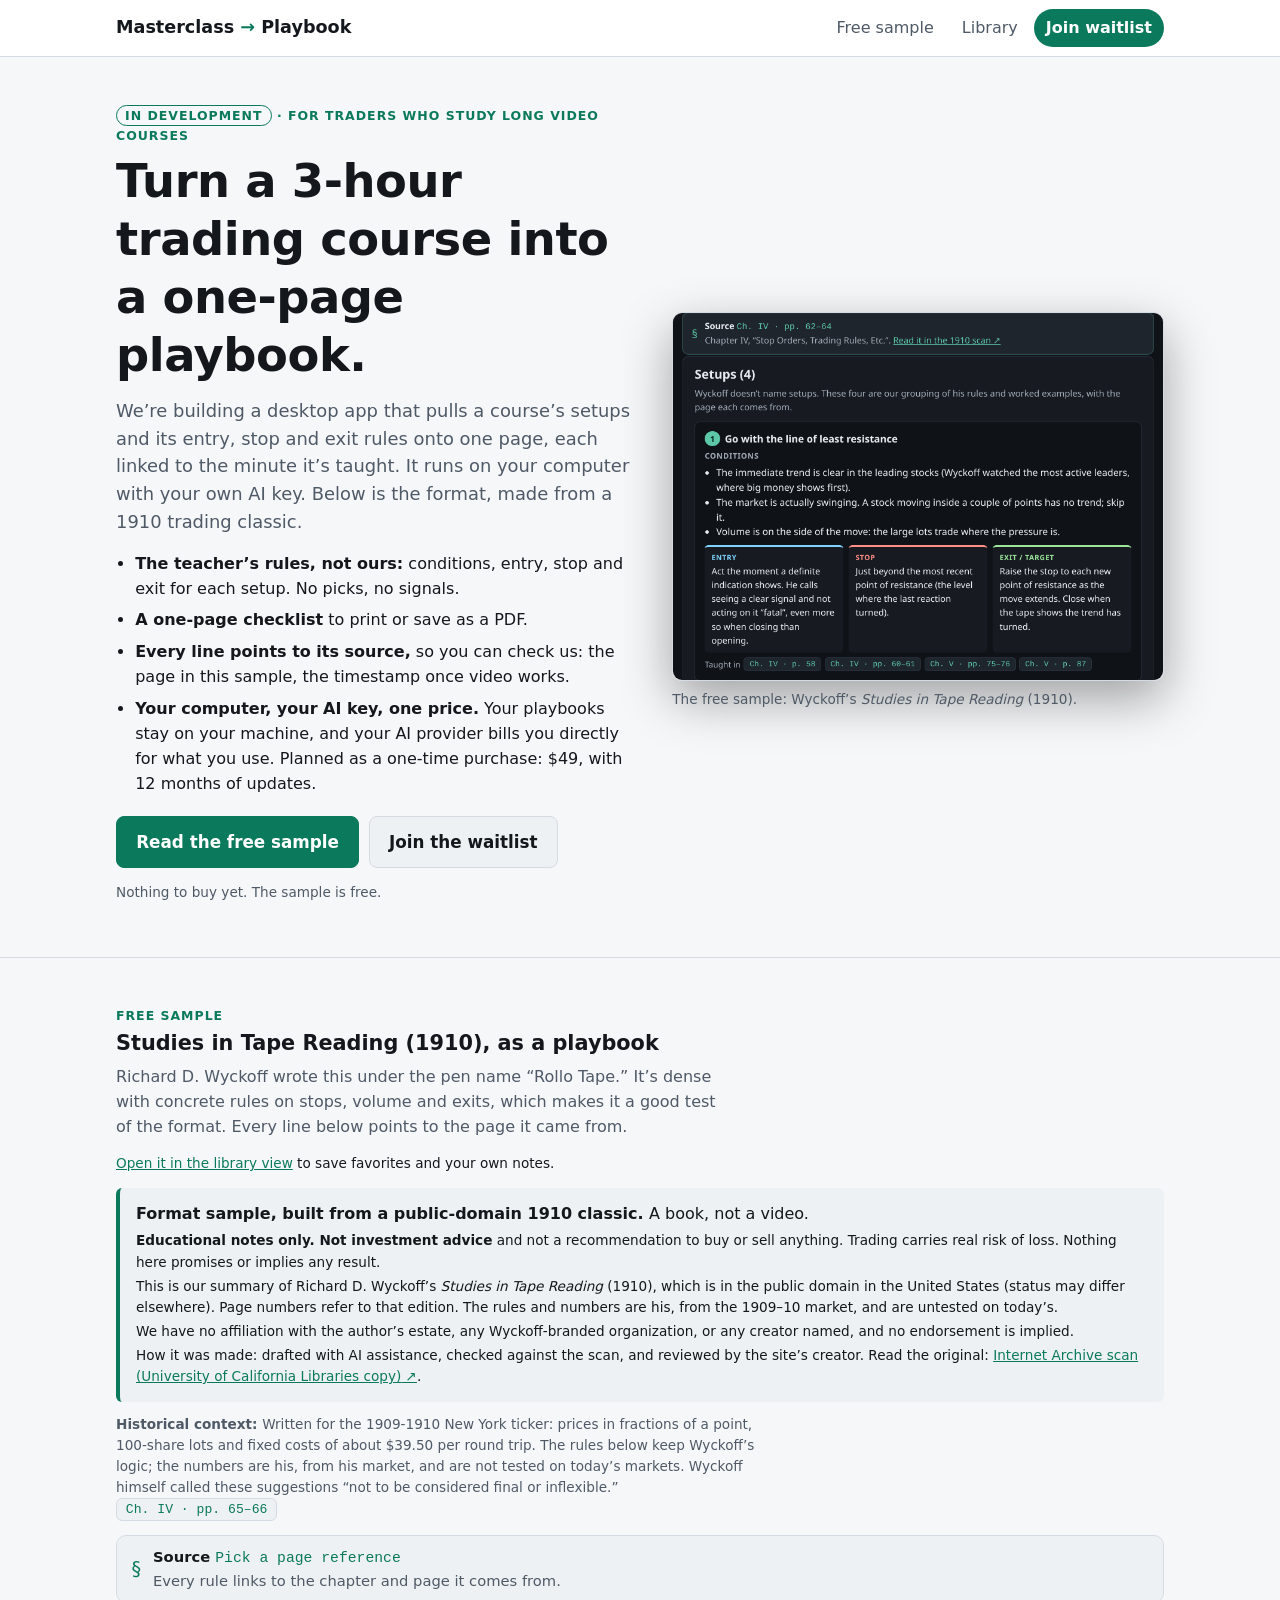
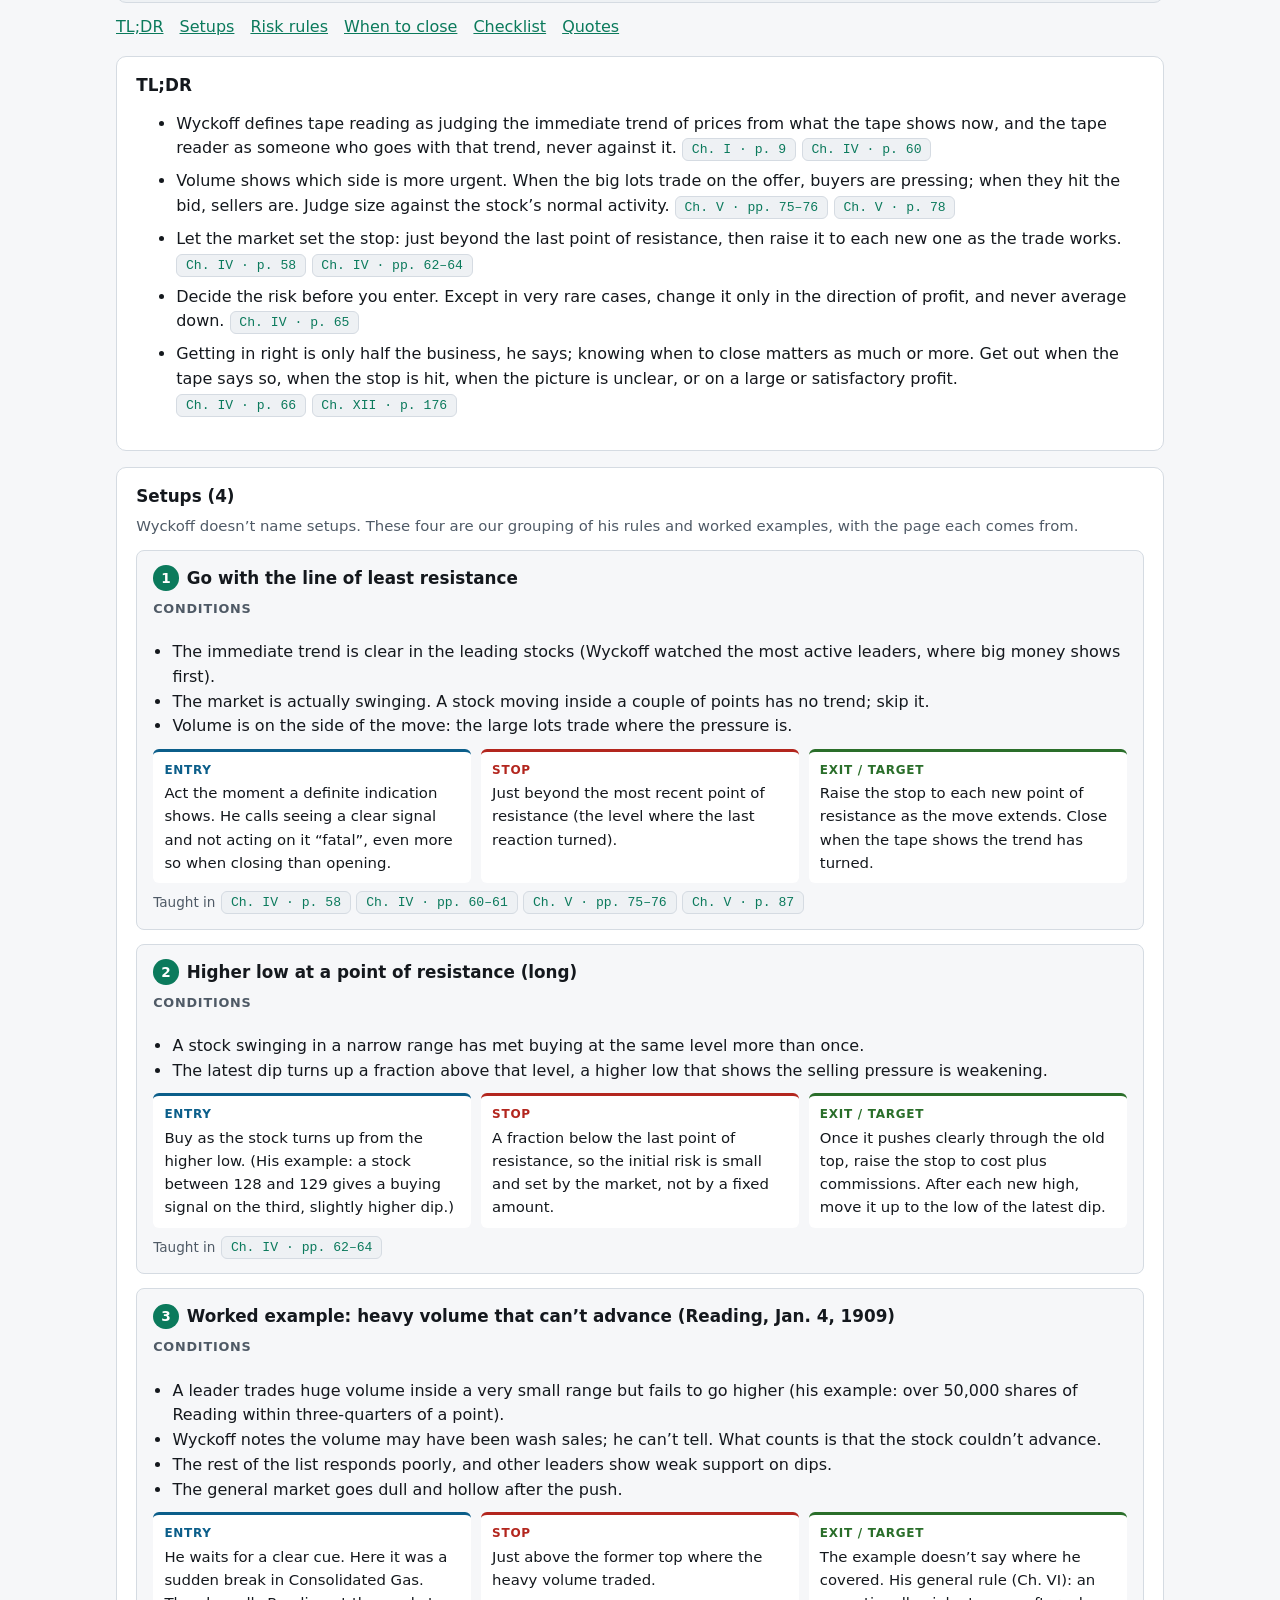
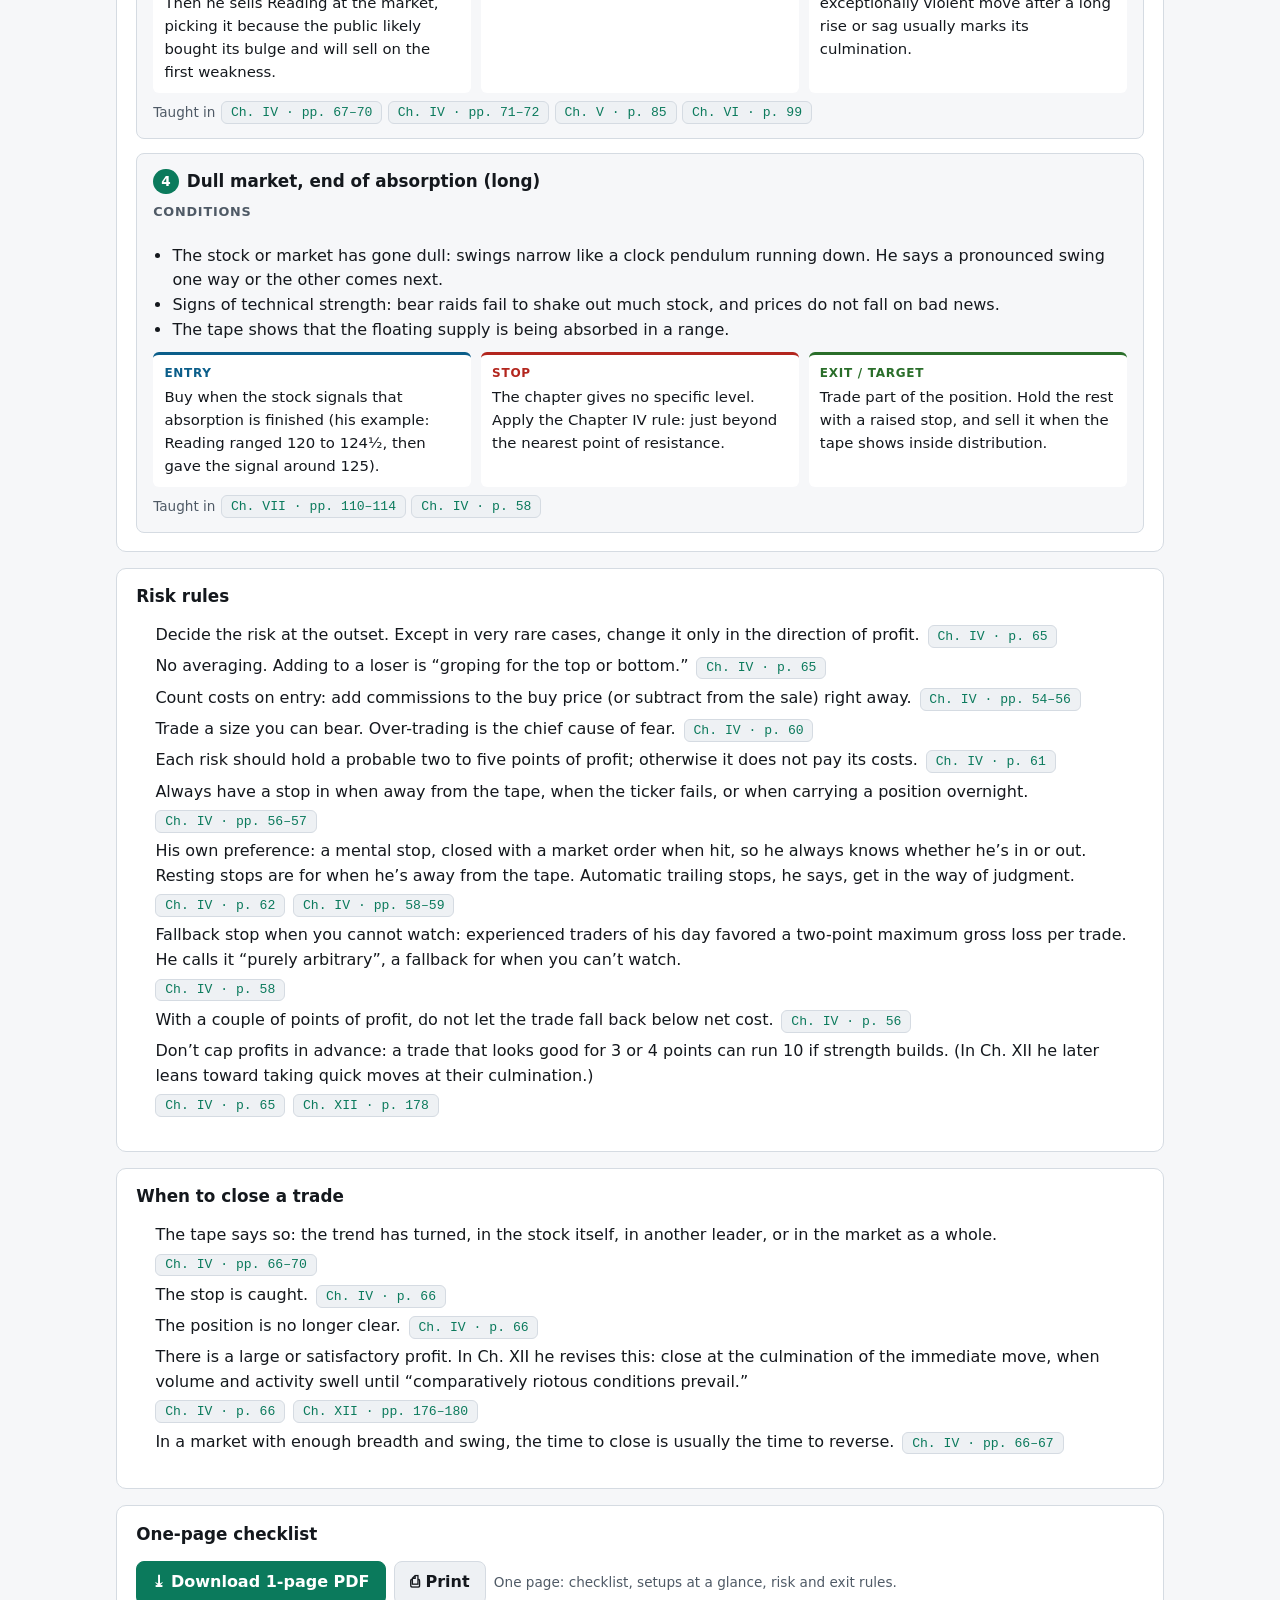
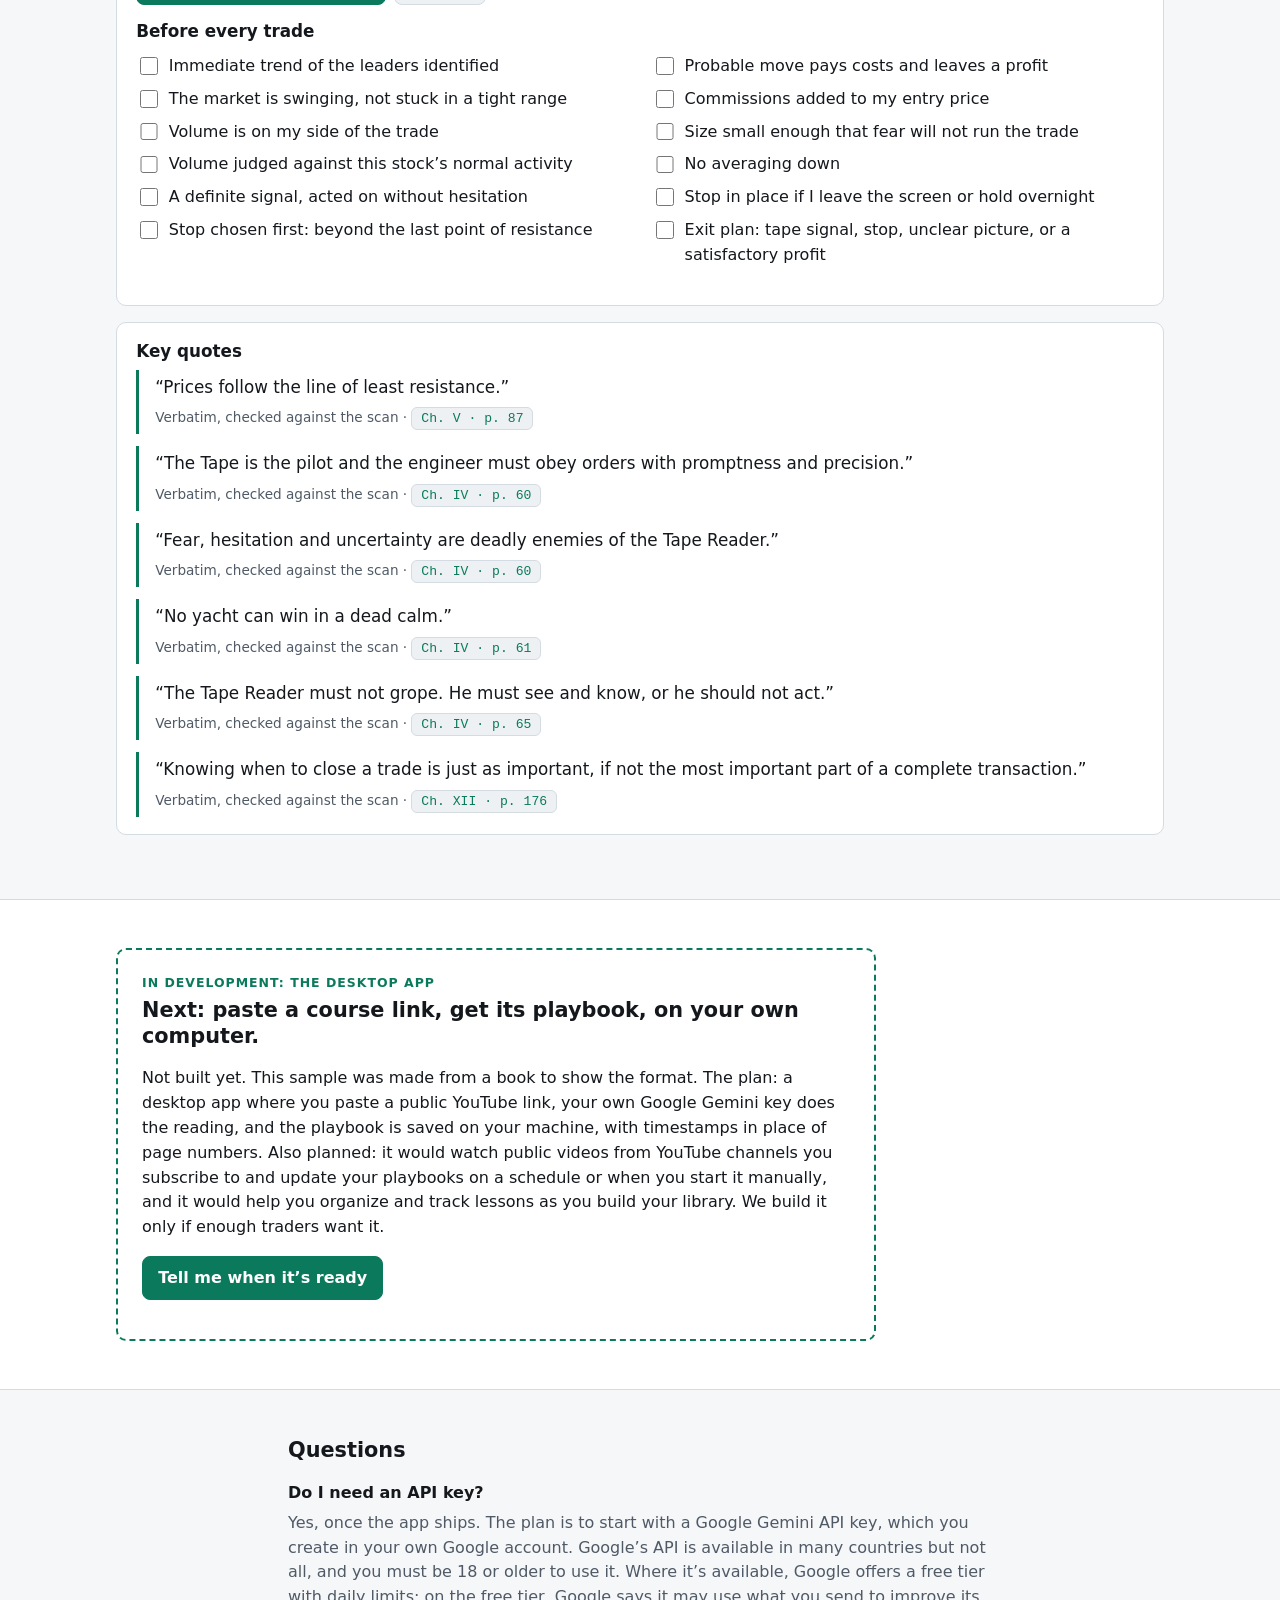
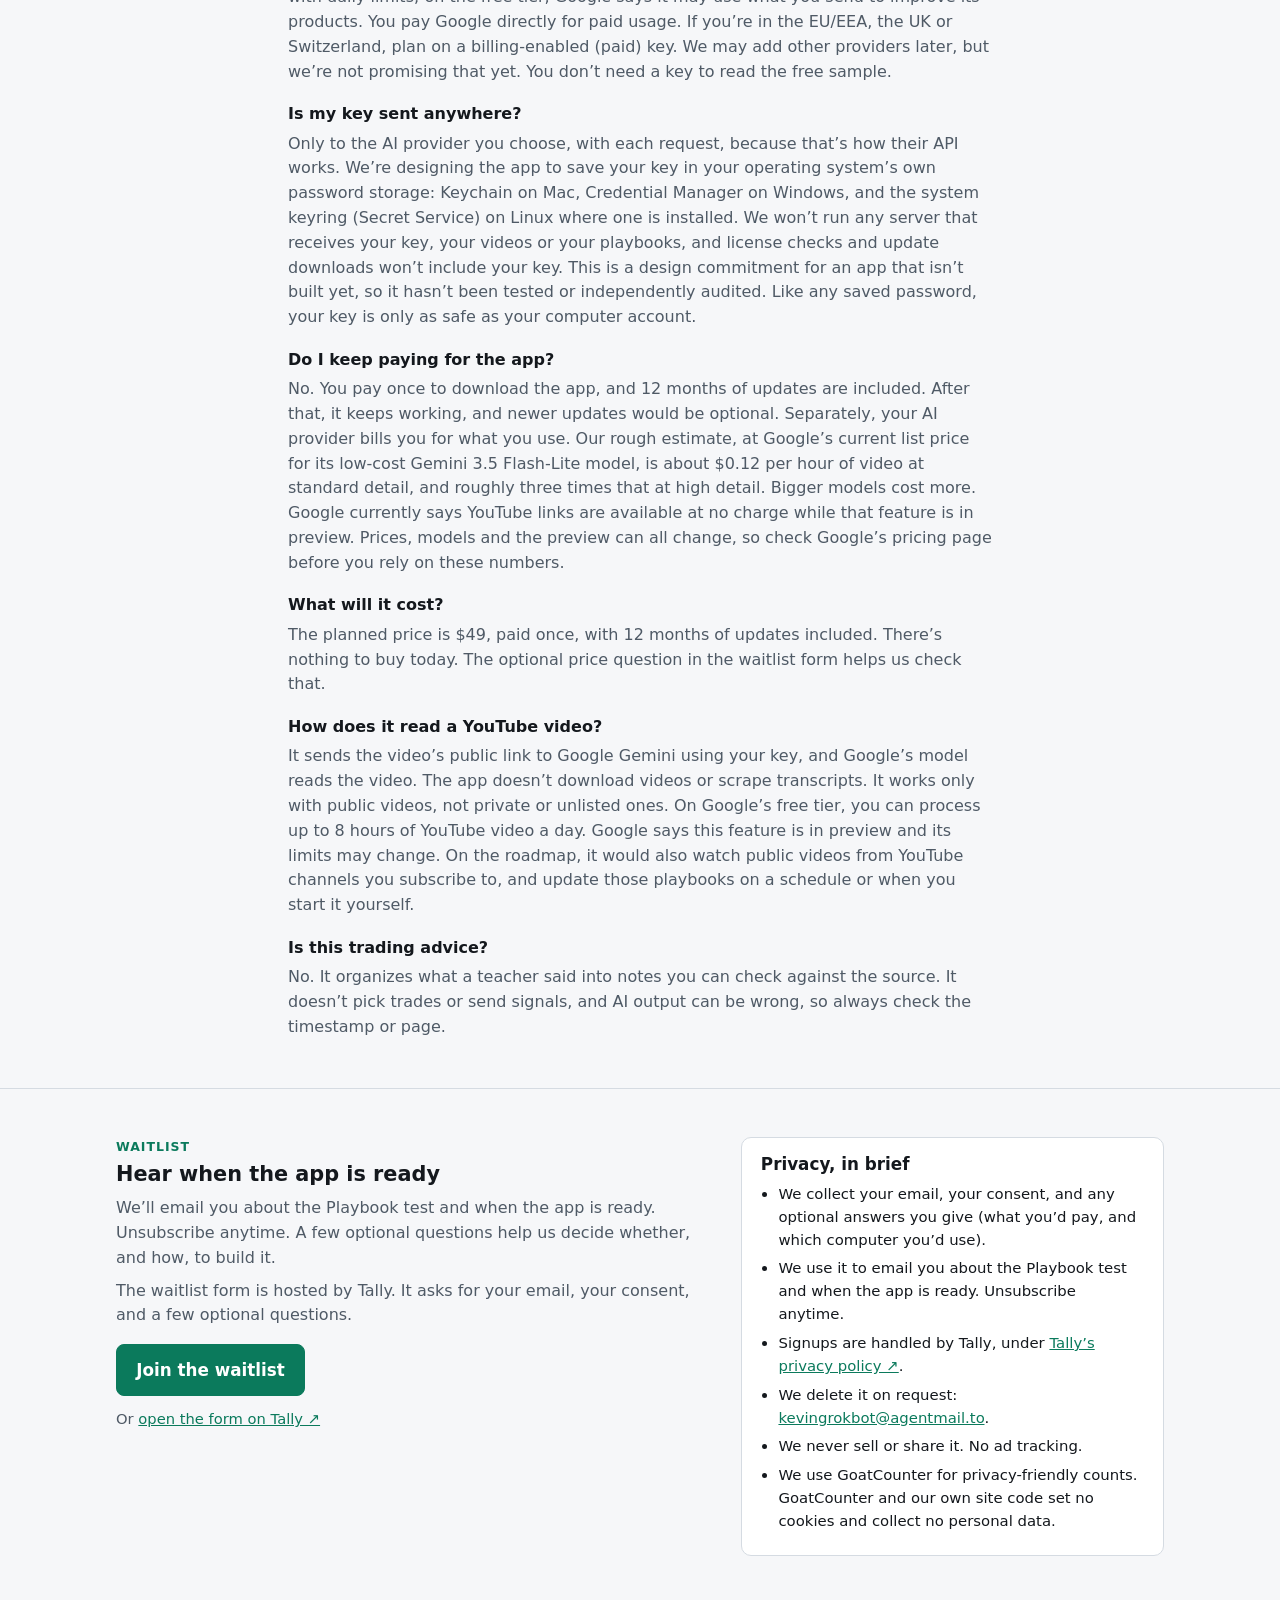
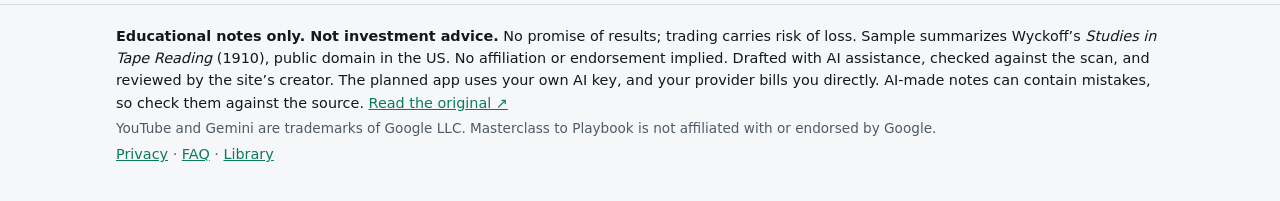
<file: index.html>
<!doctype html>
<html lang="en">
<head>
  <meta charset="utf-8">
  <meta name="viewport" content="width=device-width, initial-scale=1">
  <meta name="color-scheme" content="dark light">
  <link rel="canonical" href="https://mariorodro.github.io/masterclass-to-playbook/">
  <meta property="og:type" content="website">
  <meta property="og:site_name" content="Masterclass to Playbook">
  <meta property="og:title" content="Masterclass to Playbook: one-page playbooks from long trading courses">
  <meta property="og:description" content="A desktop app in development that turns long trading courses into one-page playbooks. Free sample from Wyckoff’s 1910 Studies in Tape Reading.">
  <meta property="og:url" content="https://mariorodro.github.io/masterclass-to-playbook/">
  <meta property="og:image" content="https://mariorodro.github.io/masterclass-to-playbook/assets/og-card.png">
  <meta property="og:image:type" content="image/png">
  <meta property="og:image:width" content="1200">
  <meta property="og:image:height" content="630">
  <meta property="og:image:alt" content="Masterclass to Playbook: turn a 3-hour trading course into a one-page playbook. Free sample: Wyckoff, Studies in Tape Reading (1910).">
  <meta name="twitter:card" content="summary_large_image">
  <meta name="twitter:title" content="Masterclass to Playbook: one-page playbooks from long trading courses">
  <meta name="twitter:description" content="A desktop app in development that turns long trading courses into one-page playbooks. Free sample from Wyckoff’s 1910 Studies in Tape Reading.">
  <meta name="twitter:image" content="https://mariorodro.github.io/masterclass-to-playbook/assets/og-card.png">
  <meta name="twitter:image:alt" content="Masterclass to Playbook: turn a 3-hour trading course into a one-page playbook. Free sample: Wyckoff, Studies in Tape Reading (1910).">
  <script data-goatcounter="https://mtplaybook.goatcounter.com/count" async src="https://gc.zgo.at/count.js"></script>
  <meta name="description" content="A desktop app in development that turns long trading courses into one-page playbooks: setups, entry, stop and exit rules, and a checklist. Runs on your computer with your own AI key. Planned as a one-time purchase. Free sample from Wyckoff&rsquo;s 1910 Studies in Tape Reading.">
  <title>Masterclass to Playbook: one-page playbooks from long trading courses (free Wyckoff sample)</title>
  <link rel="icon" href="data:image/svg+xml,%3Csvg xmlns=%22http://www.w3.org/2000/svg%22 viewBox=%220 0 16 16%22%3E%3Crect width=%2216%22 height=%2216%22 rx=%223%22 fill=%22%235cc8a8%22/%3E%3C/svg%3E">
  <link rel="stylesheet" href="css/styles.css">
</head>
<body data-view="landing">
  <a class="skip-link" href="#main">Skip to content</a>
  <header class="site-header no-print">
    <div class="wrap header-inner">
      <a class="brand" href="#top">Masterclass <span aria-hidden="true">&rarr;</span><span class="sr-only">to</span> Playbook</a>
      <nav aria-label="Main">
        <ul class="nav-list">
          <li><a href="#sample">Free sample</a></li>
          <li><a href="library.html">Library</a></li>
          <li><a href="#waitlist" class="nav-cta">Join waitlist</a></li>
        </ul>
      </nav>
    </div>
  </header>
  <main id="main" tabindex="-1">
    <section class="hero" id="top" aria-labelledby="hero-h">
      <div class="wrap hero-grid">
        <div class="hero-copy">
          <p class="eyebrow"><span class="stage-tag">In development</span> &middot; for traders who study long video courses</p>
          <h1 id="hero-h">Turn a 3-hour trading course into a one-page playbook.</h1>
          <p class="lede">We&rsquo;re building a desktop app that pulls a course&rsquo;s setups and its entry, stop and exit rules onto one page, each linked to the minute it&rsquo;s taught. It runs on your computer with your own AI key. Below is the format, made from a 1910 trading classic.</p>
          <ul class="hero-points">
            <li><strong>The teacher&rsquo;s rules, not ours:</strong> conditions, entry, stop and exit for each setup. No picks, no signals.</li>
            <li><strong>A one-page checklist</strong> to print or save as a PDF.</li>
            <li><strong>Every line points to its source,</strong> so you can check us: the page in this sample, the timestamp once video works.</li>
            <li><strong>Your computer, your AI key, one price.</strong> Your playbooks stay on your machine, and your AI provider bills you directly for what you use. Planned as a one-time purchase: <span data-price>$49</span>, with 12 months of updates.</li>
          </ul>
          <p class="cta-row">
            <a class="btn btn-primary btn-lg" href="#sample">Read the free sample</a>
            <a class="btn btn-lg" href="#waitlist">Join the waitlist</a>
          </p>
          <p class="muted small">Nothing to buy yet. The sample is free.</p>
        </div>
        <figure class="hero-shot">
          <img src="assets/sample-preview.png" width="1640" height="1230" alt="Screenshot of the sample playbook: setups with entry, stop and exit rules, each with chapter and page references." loading="eager">
          <figcaption class="muted small">The free sample: Wyckoff&rsquo;s <em>Studies in Tape Reading</em> (1910).</figcaption>
        </figure>
      </div>
    </section>
    <section class="band" id="sample" aria-labelledby="sample-h">
      <div class="wrap">
        <p class="eyebrow">Free sample</p>
        <h2 id="sample-h" tabindex="-1">Studies in Tape Reading (1910), as a playbook</h2>
        <p class="lede">Richard D. Wyckoff wrote this under the pen name &ldquo;Rollo Tape.&rdquo; It&rsquo;s dense with concrete rules on stops, volume and exits, which makes it a good test of the format. Every line below points to the page it came from.</p>
        <p class="small"><a href="library.html#/playbook/wyckoff-tape-reading">Open it in the library view</a> to save favorites and your own notes.</p>
        <div id="sample-root"><noscript><p>The sample needs JavaScript. You can still <a href="downloads/wyckoff-tape-reading-checklist.pdf">download the one-page checklist (PDF)</a>.</p></noscript></div>
      </div>
    </section>
    <section class="band band-alt" id="coming" aria-labelledby="coming-h">
      <div class="wrap">
        <div class="coming-card">
          <p class="eyebrow">In development: the desktop app</p>
          <h2 id="coming-h">Next: paste a course link, get its playbook, on your own computer.</h2>
          <p>Not built yet. This sample was made from a book to show the format. The plan: a desktop app where you paste a public YouTube link, your own Google Gemini key does the reading, and the playbook is saved on your machine, with timestamps in place of page numbers. Also planned: it would watch public videos from YouTube channels you subscribe to and update your playbooks on a schedule or when you start it manually, and it would help you organize and track lessons as you build your library. We build it only if enough traders want it.</p>
          <p><a class="btn btn-primary" href="#waitlist">Tell me when it&rsquo;s ready</a></p>
        </div>
      </div>
    </section>
    <section class="band" id="faq" aria-labelledby="faq-h">
      <div class="wrap faq">
        <h2 id="faq-h">Questions</h2>
        <dl class="faq-list">
          <dt>Do I need an API key?</dt>
          <dd>Yes, once the app ships. The plan is to start with a Google Gemini API key, which you create in your own Google account. Google&rsquo;s API is available in many countries but not all, and you must be 18 or older to use it. Where it&rsquo;s available, Google offers a free tier with daily limits; on the free tier, Google says it may use what you send to improve its products. You pay Google directly for paid usage. If you&rsquo;re in the EU/EEA, the UK or Switzerland, plan on a billing-enabled (paid) key. We may add other providers later, but we&rsquo;re not promising that yet. You don&rsquo;t need a key to read the free sample.</dd>
          <dt>Is my key sent anywhere?</dt>
          <dd>Only to the AI provider you choose, with each request, because that&rsquo;s how their API works. We&rsquo;re designing the app to save your key in your operating system&rsquo;s own password storage: Keychain on Mac, Credential Manager on Windows, and the system keyring (Secret Service) on Linux where one is installed. We won&rsquo;t run any server that receives your key, your videos or your playbooks, and license checks and update downloads won&rsquo;t include your key. This is a design commitment for an app that isn&rsquo;t built yet, so it hasn&rsquo;t been tested or independently audited. Like any saved password, your key is only as safe as your computer account.</dd>
          <dt>Do I keep paying for the app?</dt>
          <dd>No. You pay once to download the app, and 12 months of updates are included. After that, it keeps working, and newer updates would be optional. Separately, your AI provider bills you for what you use. Our rough estimate, at Google&rsquo;s current list price for its low-cost Gemini 3.5 Flash-Lite model, is about $0.12 per hour of video at standard detail, and roughly three times that at high detail. Bigger models cost more. Google currently says YouTube links are available at no charge while that feature is in preview. Prices, models and the preview can all change, so check Google&rsquo;s pricing page before you rely on these numbers.</dd>
          <dt>What will it cost?</dt>
          <dd>The planned price is <span data-price>$49</span>, paid once, with 12 months of updates included. There&rsquo;s nothing to buy today. The optional price question in the waitlist form helps us check that.</dd>
          <dt>How does it read a YouTube video?</dt>
          <dd>It sends the video&rsquo;s public link to Google Gemini using your key, and Google&rsquo;s model reads the video. The app doesn&rsquo;t download videos or scrape transcripts. It works only with public videos, not private or unlisted ones. On Google&rsquo;s free tier, you can process up to 8 hours of YouTube video a day. Google says this feature is in preview and its limits may change. On the roadmap, it would also watch public videos from YouTube channels you subscribe to, and update those playbooks on a schedule or when you start it yourself.</dd>
          <dt>Is this trading advice?</dt>
          <dd>No. It organizes what a teacher said into notes you can check against the source. It doesn&rsquo;t pick trades or send signals, and AI output can be wrong, so always check the timestamp or page.</dd>
        </dl>
      </div>
    </section>
    <section class="band" id="waitlist" aria-labelledby="waitlist-h">
      <div class="wrap waitlist-grid">
        <div>
          <p class="eyebrow">Waitlist</p>
          <h2 id="waitlist-h" tabindex="-1">Hear when the app is ready</h2>
          <p class="lede">We&rsquo;ll email you about the Playbook test and when the app is ready. Unsubscribe anytime. A few optional questions help us decide whether, and how, to build it.</p>
          <div id="waitlist-tally" class="waitlist-tally" hidden>
            <p class="wl-intro">The waitlist form is hosted by Tally. It asks for your email, your consent, and a few optional questions.</p>
            <button type="button" class="btn btn-primary btn-lg" id="wl-open" aria-controls="wl-embed">Join the waitlist</button>
            <div id="wl-embed" class="wl-embed"></div>
            <p class="muted wl-fallback">Or <a id="wl-fallback" href="https://tally.so/r/vXPAZX" rel="noopener" target="_blank">open the form on Tally &#8599;</a></p>
          </div>
          <noscript>
            <style>[data-stub-only]{display:none!important}</style>
            <p class="wl-fallback">Join the waitlist: <a href="https://tally.so/r/vXPAZX" rel="noopener">open the form on Tally</a>.</p>
          </noscript>
        </div>
        <aside class="privacy" id="privacy" aria-labelledby="privacy-h">
          <h3 id="privacy-h">Privacy, in brief</h3>
          <ul>
            <li>We collect your email, your consent, and any optional answers you give (what you&rsquo;d pay, and which computer you&rsquo;d use).</li>
            <li>We use it to email you about the Playbook test and when the app is ready. Unsubscribe anytime.</li>
            <li>Signups are handled by Tally, under <a href="https://tally.so/help/privacy-policy" rel="noopener" target="_blank" data-tally-privacy>Tally&rsquo;s privacy policy &#8599;</a>.</li>
            <li>We delete it on request: <a href="mailto:kevingrokbot@agentmail.to" data-contact>kevingrokbot@agentmail.to</a>.</li>
            <li>We never sell or share it. No ad tracking.</li>
            <li data-analytics-line>We use GoatCounter for privacy-friendly counts. GoatCounter and our own site code set no cookies and collect no personal data.</li>
          </ul>
        </aside>
      </div>
    </section>
  </main>
  <div id="live" class="sr-only" aria-live="polite" aria-atomic="true"></div>
  <div id="toast" class="toast no-print" role="status" hidden></div>
  <footer class="site-footer">
    <div class="wrap">
      <p data-disclaimer="short"><strong>Educational notes only. Not investment advice.</strong> No promise of results; trading carries risk of loss. Sample summarizes Wyckoff&rsquo;s <em>Studies in Tape Reading</em> (1910), public domain in the US. No affiliation or endorsement implied. Drafted with AI assistance, checked against the scan, and reviewed by the site&rsquo;s creator. The planned app uses your own AI key, and your provider bills you directly. AI-made notes can contain mistakes, so check them against the source. <a href="https://archive.org/details/studiesintaperea00wyckrich" rel="noopener" target="_blank">Read the original &#8599;</a></p>
      <p class="muted small" data-trademark>YouTube and Gemini are trademarks of Google LLC. Masterclass to Playbook is not affiliated with or endorsed by Google.</p>
      <p class="muted"><a href="#privacy">Privacy</a> &middot; <a href="#faq">FAQ</a> &middot; <a href="library.html">Library</a> </p>
    </div>
  </footer>
  <div id="print-sheet" class="print-only" aria-hidden="true"></div>
  <script src="js/config.js"></script>
  <script src="data/wyckoff.js"></script>
  <script src="js/store.js"></script>
  <script src="js/analytics.js"></script>
  <script src="js/waitlist.js"></script>
  <script src="js/render.js"></script>
  <script src="js/landing.js"></script>
</body>
</html>
</file>
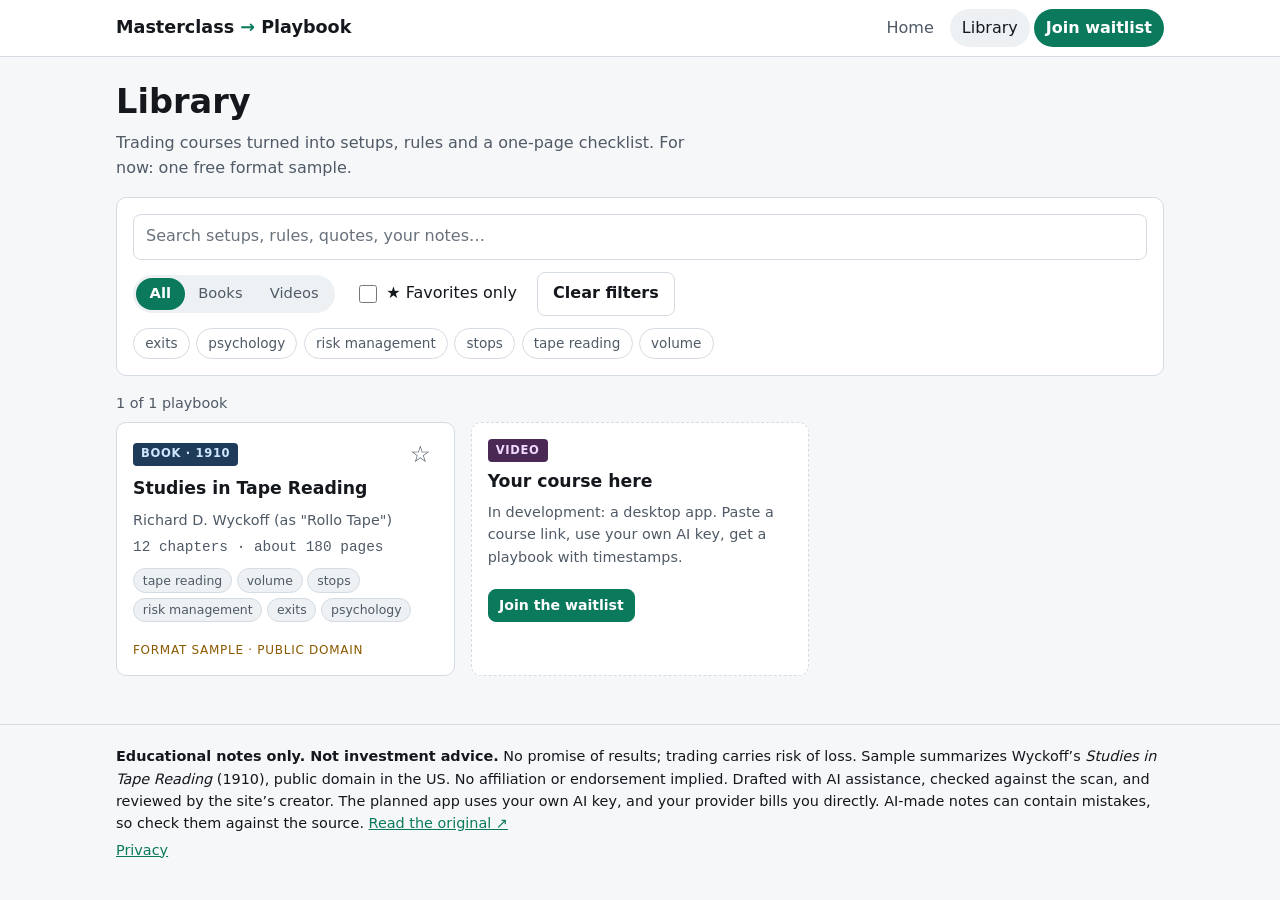
<file: library.html>
<!doctype html>
<html lang="en">
<head>
  <meta charset="utf-8">
  <meta name="viewport" content="width=device-width, initial-scale=1">
  <meta name="color-scheme" content="dark light">
  <link rel="canonical" href="https://mariorodro.github.io/masterclass-to-playbook/library.html">
  <meta property="og:type" content="website">
  <meta property="og:site_name" content="Masterclass to Playbook">
  <meta property="og:title" content="Masterclass to Playbook: one-page playbooks from long trading courses">
  <meta property="og:description" content="A desktop app in development that turns long trading courses into one-page playbooks. Free sample from Wyckoff’s 1910 Studies in Tape Reading.">
  <meta property="og:url" content="https://mariorodro.github.io/masterclass-to-playbook/library.html">
  <meta property="og:image" content="https://mariorodro.github.io/masterclass-to-playbook/assets/og-card.png">
  <meta property="og:image:type" content="image/png">
  <meta property="og:image:width" content="1200">
  <meta property="og:image:height" content="630">
  <meta property="og:image:alt" content="Masterclass to Playbook: turn a 3-hour trading course into a one-page playbook. Free sample: Wyckoff, Studies in Tape Reading (1910).">
  <meta name="twitter:card" content="summary_large_image">
  <meta name="twitter:title" content="Masterclass to Playbook: one-page playbooks from long trading courses">
  <meta name="twitter:description" content="A desktop app in development that turns long trading courses into one-page playbooks. Free sample from Wyckoff’s 1910 Studies in Tape Reading.">
  <meta name="twitter:image" content="https://mariorodro.github.io/masterclass-to-playbook/assets/og-card.png">
  <meta name="twitter:image:alt" content="Masterclass to Playbook: turn a 3-hour trading course into a one-page playbook. Free sample: Wyckoff, Studies in Tape Reading (1910).">
  <script data-goatcounter="https://mtplaybook.goatcounter.com/count" async src="https://gc.zgo.at/count.js"></script>
  <title>Library - Masterclass to Playbook</title>
  <link rel="icon" href="data:image/svg+xml,%3Csvg xmlns=%22http://www.w3.org/2000/svg%22 viewBox=%220 0 16 16%22%3E%3Crect width=%2216%22 height=%2216%22 rx=%223%22 fill=%22%235cc8a8%22/%3E%3C/svg%3E">
  <link rel="stylesheet" href="css/styles.css">
</head>
<body>
  <a class="skip-link" href="#app" data-skip>Skip to content</a>
  <header class="site-header no-print">
    <div class="wrap header-inner">
      <a class="brand" href="index.html">Masterclass <span aria-hidden="true">&rarr;</span><span class="sr-only">to</span> Playbook</a>
      <nav aria-label="Main">
        <ul class="nav-list">
          <li><a href="index.html">Home</a></li>
          <li><a href="#/" data-nav="library">Library</a></li>
          <li><a href="index.html#waitlist" class="nav-cta">Join waitlist</a></li>
        </ul>
      </nav>
    </div>
  </header>
  <main id="app" class="wrap" tabindex="-1">
    <noscript><p>The library needs JavaScript. <a href="index.html">Back to the home page</a>.</p></noscript>
  </main>
  <div id="live" class="sr-only" aria-live="polite" aria-atomic="true"></div>
  <div id="toast" class="toast no-print" role="status" hidden></div>
  <footer class="site-footer">
    <div class="wrap">
      <p data-disclaimer="short"><strong>Educational notes only. Not investment advice.</strong> No promise of results; trading carries risk of loss. Sample summarizes Wyckoff&rsquo;s <em>Studies in Tape Reading</em> (1910), public domain in the US. No affiliation or endorsement implied. Drafted with AI assistance, checked against the scan, and reviewed by the site&rsquo;s creator. The planned app uses your own AI key, and your provider bills you directly. AI-made notes can contain mistakes, so check them against the source. <a href="https://archive.org/details/studiesintaperea00wyckrich" rel="noopener" target="_blank">Read the original &#8599;</a></p>
      <p class="muted"><a href="index.html#privacy">Privacy</a></p>
    </div>
  </footer>
  <div id="print-sheet" class="print-only" aria-hidden="true"></div>
  <script src="js/config.js"></script>
  <script src="data/wyckoff.js"></script>
  <script src="js/store.js"></script>
  <script src="js/analytics.js"></script>
  <script src="js/render.js"></script>
  <script src="js/app.js"></script>
</body>
</html>
</file>
<file: css/styles.css>
/* Masterclass to Playbook - site styles (reused from the prototype). Dark-mode first, system fonts only (no web fonts). */
:root {
  --bg: #0f1216;
  --surface: #171b21;
  --surface-2: #1f252d;
  --border: #2c343e;
  --text: #e8ecf1;
  --muted: #a3adb9;
  --accent: #5cc8a8;
  --accent-ink: #062a20;
  --warn: #f2c66d;
  --stop: #ff8f86;
  --entry: #7fd3ff;
  --exit: #9be59b;
  --focus: #ffd166;
  --radius: 10px;
  --mono: ui-monospace, SFMono-Regular, Menlo, Consolas, "Liberation Mono", monospace;
  --sans: system-ui, -apple-system, "Segoe UI", Roboto, "Helvetica Neue", Arial, sans-serif;
}
@media (prefers-color-scheme: light) {
  :root {
    --bg: #f6f7f9; --surface: #ffffff; --surface-2: #eef1f4; --border: #d5dbe2;
    --text: #14181d; --muted: #4f5a66; --accent: #0b7a5c; --accent-ink: #ffffff;
    --warn: #8a5a00; --stop: #b3261e; --entry: #0b5e8a; --exit: #2a6e2a; --focus: #b35c00;
  }
}
* { box-sizing: border-box; }
html { -webkit-text-size-adjust: 100%; }
[hidden] { display: none !important; }
body { margin: 0; background: var(--bg); color: var(--text); font: 16px/1.55 var(--sans); }
a { color: var(--accent); }
a:hover { text-decoration-thickness: 2px; }
:focus-visible { outline: 3px solid var(--focus); outline-offset: 2px; border-radius: 4px; }
h1, h2, h3, h4 { line-height: 1.25; margin: 0 0 .5rem; }
h1 { font-size: clamp(1.5rem, 1.1rem + 1.6vw, 2.1rem); }
h2 { font-size: 1.3rem; }
h3 { font-size: 1.05rem; }
h4 { font-size: .8rem; text-transform: uppercase; letter-spacing: .06em; color: var(--muted); margin-top: .75rem; }
[tabindex="-1"]:focus { outline: none; }
.wrap { max-width: 1080px; margin: 0 auto; padding: 0 1rem; }
.sr-only { position: absolute !important; width: 1px; height: 1px; padding: 0; margin: -1px; overflow: hidden; clip: rect(0 0 0 0); white-space: nowrap; border: 0; }
.skip-link { position: absolute; left: -999px; top: 0; background: var(--focus); color: #000; padding: .5rem .75rem; z-index: 10; }
.skip-link:focus { left: .5rem; top: .5rem; }
.muted { color: var(--muted); }
.small { font-size: .85rem; }
.mono { font-family: var(--mono); }
.print-only { display: none; }

/* Header / banners / footer */
.site-header { background: var(--surface); border-bottom: 1px solid var(--border); }
.header-inner { display: flex; align-items: center; justify-content: space-between; gap: 1rem; min-height: 56px; flex-wrap: wrap; }
.brand { font-weight: 700; color: var(--text); text-decoration: none; font-size: 1.1rem; }
.brand span[aria-hidden] { color: var(--accent); }
.nav-list { list-style: none; display: flex; gap: .25rem; margin: 0; padding: 0; }
.nav-list a { display: inline-block; padding: .4rem .75rem; border-radius: 999px; color: var(--muted); text-decoration: none; }
.nav-list a[aria-current="page"], .nav-list a:hover { background: var(--surface-2); color: var(--text); }
.preview-banner { background: #3a2f12; color: #fbe7b5; font-size: .9rem; padding: .4rem 0; border-bottom: 1px solid #5a4a1f; }
@media (prefers-color-scheme: light) { .preview-banner { background: #fff3cd; color: #5c4400; border-color: #ecd690; } }
main.wrap { padding: 1.5rem 1rem 3rem; }
.site-footer { border-top: 1px solid var(--border); padding: 1rem 0 2rem; font-size: .9rem; }
.site-footer p { margin: .25rem 0; }
.lede { color: var(--muted); max-width: 60ch; margin: 0 0 .5rem; }

/* Buttons and inputs */
.btn { display: inline-flex; align-items: center; gap: .35rem; font: inherit; font-weight: 600; padding: .55rem .95rem; border-radius: 8px; border: 1px solid var(--border); background: var(--surface-2); color: var(--text); cursor: pointer; text-decoration: none; }
.btn:hover { border-color: var(--accent); }
.btn-primary { background: var(--accent); color: var(--accent-ink); border-color: var(--accent); }
.btn-ghost { background: transparent; }
.btn-sm { padding: .3rem .65rem; font-size: .88rem; }
.btn:disabled { opacity: .55; cursor: not-allowed; }
.link-btn { background: none; border: 0; color: var(--accent); font: inherit; cursor: pointer; padding: .2rem .1rem; text-decoration: underline; text-underline-offset: 3px; }
.input { font: inherit; color: var(--text); background: var(--surface); border: 1px solid var(--border); border-radius: 8px; padding: .6rem .75rem; width: 100%; }
.input::placeholder { color: var(--muted); opacity: .85; }
.input-sm { padding: .3rem .55rem; font-size: .9rem; width: auto; min-width: 10rem; }
.error { color: var(--stop); min-height: 1.2em; margin: .4rem 0 0; }

/* Library */
.page-head { margin-bottom: 1rem; }
.controls { background: var(--surface); border: 1px solid var(--border); border-radius: var(--radius); padding: 1rem; display: grid; gap: .75rem; }
.controls-row { display: flex; flex-wrap: wrap; align-items: center; gap: .75rem 1.25rem; }
.segmented { border: 0; padding: 0; margin: 0; display: inline-flex; background: var(--surface-2); border-radius: 999px; padding: 3px; }
.segmented input { position: absolute; opacity: 0; width: 1px; height: 1px; }
.segmented label { display: inline-block; padding: .3rem .85rem; border-radius: 999px; cursor: pointer; color: var(--muted); font-size: .92rem; }
.segmented input:checked + label { background: var(--accent); color: var(--accent-ink); font-weight: 600; }
.segmented input:focus-visible + label { outline: 3px solid var(--focus); outline-offset: 1px; }
.check { display: inline-flex; align-items: center; gap: .4rem; }
.check input { width: 1.1rem; height: 1.1rem; accent-color: var(--accent); }
.tag-filters { display: flex; flex-wrap: wrap; gap: .4rem; }
.chip-filter { font: inherit; font-size: .85rem; padding: .25rem .7rem; border-radius: 999px; border: 1px solid var(--border); background: transparent; color: var(--muted); cursor: pointer; }
.chip-filter.is-on { background: var(--accent); color: var(--accent-ink); border-color: var(--accent); font-weight: 600; }
.chip-filter.is-on::before { content: "\2713  "; }
.result-count { color: var(--muted); font-size: .9rem; margin: 1rem 0 .5rem; }
.card-grid { display: grid; grid-template-columns: repeat(auto-fill, minmax(280px, 1fr)); gap: 1rem; }
.card { background: var(--surface); border: 1px solid var(--border); border-radius: var(--radius); padding: 1rem; display: flex; flex-direction: column; gap: .3rem; position: relative; }
.card:hover { border-color: var(--accent); }
.card-top { display: flex; justify-content: space-between; align-items: center; }
.card-title { font-size: 1.08rem; margin: .25rem 0; }
.card-title a { color: var(--text); text-decoration: none; }
.card-title a::after { content: ""; position: absolute; inset: 0; border-radius: var(--radius); }
.card-title a:focus-visible { outline: none; }
.card:focus-within { outline: 3px solid var(--focus); outline-offset: 2px; }
.card .fav-btn { position: relative; z-index: 1; }
.card-meta { margin: 0; color: var(--muted); font-size: .9rem; }
.card-label { margin: auto 0 0; padding-top: .5rem; font-size: .75rem; color: var(--warn); text-transform: uppercase; letter-spacing: .06em; }
.badge { display: inline-block; font-size: .72rem; font-weight: 700; text-transform: uppercase; letter-spacing: .06em; padding: .15rem .5rem; border-radius: 4px; }
.badge-long { background: #1f3b5a; color: #cfe6ff; }
.badge-short { background: #4a2a55; color: #f1d9ff; }
.tags { list-style: none; padding: 0; margin: .35rem 0; display: flex; flex-wrap: wrap; gap: .3rem; }
.tag { font-size: .78rem; padding: .1rem .55rem; border-radius: 999px; background: var(--surface-2); color: var(--muted); border: 1px solid var(--border); display: inline-flex; align-items: center; gap: .25rem; }
.tag-mine { border-style: dashed; color: var(--text); }
.tag-x { background: none; border: 0; color: var(--muted); cursor: pointer; font-size: 1rem; line-height: 1; padding: 0 .1rem; }
.fav-btn { background: none; border: 1px solid transparent; color: var(--muted); font-size: 1.45rem; line-height: 1; cursor: pointer; padding: .15rem .35rem; border-radius: 6px; }
.fav-btn.is-on { color: var(--warn); }
.fav-btn:hover { border-color: var(--border); }
.empty { padding: 2rem; text-align: center; border: 1px dashed var(--border); border-radius: var(--radius); grid-column: 1 / -1; }

/* Detail */
.crumb { margin: 0 0 .25rem; }
.detail-head { margin-bottom: 1rem; }
.detail-title-row { display: flex; align-items: flex-start; justify-content: space-between; gap: .75rem; }
.user-tags { display: flex; flex-wrap: wrap; gap: .5rem 1rem; align-items: center; }
.tag-form { display: inline-flex; gap: .35rem; }
.player-stub { position: sticky; top: 0; z-index: 2; display: flex; gap: .75rem; align-items: center; background: var(--surface-2); border: 1px solid var(--border); border-radius: var(--radius); padding: .6rem .9rem; margin-bottom: .75rem; font-size: .92rem; }
.src-where { color: var(--accent); }
.src-msg { color: var(--muted); }
.player-icon { font-size: 1.2rem; color: var(--accent); }
.player-stub.flash { animation: flash .9s ease-out; }
@keyframes flash { from { box-shadow: 0 0 0 3px var(--accent); } to { box-shadow: 0 0 0 0 transparent; } }
@media (prefers-reduced-motion: reduce) { .player-stub.flash { animation: none; } * { scroll-behavior: auto !important; transition: none !important; } }
.jump ul { list-style: none; display: flex; flex-wrap: wrap; gap: .25rem 1rem; padding: 0; margin: 0 0 1rem; }
.detail-section { background: var(--surface); border: 1px solid var(--border); border-radius: var(--radius); padding: 1.1rem 1.2rem; margin-bottom: 1rem; scroll-margin-top: 80px; }
.tldr li { margin: .3rem 0; }
.setups { display: grid; gap: .9rem; }
.setup { border: 1px solid var(--border); border-radius: 8px; padding: .9rem 1rem; background: var(--bg); }
.setup h3 { display: flex; align-items: center; gap: .5rem; }
.setup-num { display: inline-grid; place-items: center; width: 1.6rem; height: 1.6rem; border-radius: 50%; background: var(--accent); color: var(--accent-ink); font-size: .85rem; }
.setup ul { margin: .2rem 0 .6rem; padding-left: 1.2rem; }
.rules { display: grid; grid-template-columns: repeat(3, 1fr); gap: .6rem; margin: .5rem 0; }
.rule { background: var(--surface); border-radius: 6px; padding: .55rem .7rem; border-top: 3px solid var(--border); }
.rule dt { font-size: .75rem; font-weight: 700; text-transform: uppercase; letter-spacing: .06em; }
.rule dd { margin: .2rem 0 0; font-size: .93rem; }
.rule-entry { border-top-color: var(--entry); } .rule-entry dt { color: var(--entry); }
.rule-stop { border-top-color: var(--stop); } .rule-stop dt { color: var(--stop); }
.rule-exit { border-top-color: var(--exit); } .rule-exit dt { color: var(--exit); }
.ts-row { display: flex; flex-wrap: wrap; gap: .35rem; align-items: center; }
.ts-chip { font-family: var(--mono); font-size: .82rem; padding: .18rem .55rem; border-radius: 6px; border: 1px solid var(--border); background: var(--surface-2); color: var(--accent); cursor: pointer; }
.ts-chip:hover { border-color: var(--accent); }
.ts-chip.is-active { background: var(--accent); color: var(--accent-ink); border-color: var(--accent); }
.risk-list { padding-left: 1.2rem; }
.risk-list li { margin: .4rem 0; }
.risk-list li span { margin-right: .5rem; }
.checklist { list-style: none; padding: 0; margin: .25rem 0 1rem; columns: 2 320px; column-gap: 1.5rem; }
.checklist li { display: flex; gap: .5rem; align-items: flex-start; padding: .25rem 0; break-inside: avoid; }
.checklist input { width: 1.1rem; height: 1.1rem; margin-top: .2rem; accent-color: var(--accent); flex: none; }
.glance { width: 100%; border-collapse: collapse; font-size: .9rem; margin-bottom: 1rem; }
.glance th, .glance td { text-align: left; vertical-align: top; padding: .4rem .5rem; border-bottom: 1px solid var(--border); }
.glance thead th { font-size: .75rem; text-transform: uppercase; letter-spacing: .05em; color: var(--muted); }
.compact { margin: .25rem 0; padding-left: 1.2rem; }
.quotes { display: grid; gap: .75rem; }
.quote { margin: 0; border-left: 3px solid var(--accent); padding: .25rem 0 .25rem 1rem; }
.quote blockquote { margin: 0; font-size: 1.05rem; }
.quote blockquote p { margin: 0 0 .35rem; }
.notes { resize: vertical; min-height: 8rem; }
.notes-bar { display: flex; justify-content: space-between; align-items: center; margin-top: .4rem; }

.stub-done h3 { color: var(--warn); margin-top: 0; }
.stub-done { background: var(--surface); border: 2px solid var(--warn); border-radius: var(--radius); padding: 1rem 1.2rem; }

.toast { position: fixed; left: 50%; bottom: 1.25rem; transform: translateX(-50%); background: var(--text); color: var(--bg); padding: .6rem 1rem; border-radius: 8px; max-width: calc(100% - 2rem); z-index: 20; }

@media (max-width: 720px) {
  .rules { grid-template-columns: 1fr; }
    .detail-section { padding: .9rem; }
  .glance { font-size: .82rem; }
  main { padding-top: 1rem; }
}


/* ---------- Site additions ---------- */
html { scroll-behavior: smooth; }
img { max-width: 100%; height: auto; }
.badge-book { background: #1f3b5a; color: #cfe6ff; }
.badge-video { background: #4a2a55; color: #f1d9ff; }
.nav-list a.nav-cta { color: var(--accent-ink); background: var(--accent); font-weight: 600; }
.nav-list a.nav-cta:hover { background: var(--accent); color: var(--accent-ink); text-decoration: underline; }
.btn-lg { padding: .75rem 1.2rem; font-size: 1.05rem; }
.stage-tag { display: inline-block; border: 1px solid var(--accent); border-radius: 999px; padding: 0 .5rem; }
.setups-note { margin: 0 0 .75rem; font-size: .93rem; }
.eyebrow { text-transform: uppercase; letter-spacing: .08em; font-size: .78rem; font-weight: 700; color: var(--accent); margin: 0 0 .4rem; }
.band { padding: 3rem 0; border-top: 1px solid var(--border); scroll-margin-top: 0; }
.band-alt { background: var(--surface); }
.hero { padding: 3rem 0 2.5rem; }
.hero-grid { display: grid; grid-template-columns: minmax(0, 1.05fr) minmax(0, 1fr); gap: 2.5rem; align-items: center; }
.hero h1 { font-size: clamp(1.8rem, 1.2rem + 2.6vw, 2.9rem); letter-spacing: -.01em; margin-bottom: .8rem; }
.hero .lede { font-size: 1.12rem; }
.hero-points { padding-left: 1.2rem; margin: 1rem 0 1.25rem; }
.hero-points li { margin: .45rem 0; }
.cta-row { display: flex; flex-wrap: wrap; gap: .6rem; margin: 0 0 .6rem; }
.hero-shot { margin: 0; }
.hero-shot img { display: block; width: 100%; border-radius: var(--radius); border: 1px solid var(--border); box-shadow: 0 18px 50px rgba(0,0,0,.35); }
.hero-shot figcaption { margin-top: .5rem; }
.source-note { background: var(--surface-2); border-left: 4px solid var(--accent); padding: .7rem 1rem; border-radius: 6px; margin: 0 0 .75rem; }
.source-note p { margin: .2rem 0; }
.hist-note { color: var(--muted); margin: 0 0 .9rem; max-width: 75ch; }
.ts-row.inline { display: inline-flex; vertical-align: baseline; }
.tldr li { margin: .5rem 0; }
.risk-list li { display: flex; flex-wrap: wrap; gap: .35rem .5rem; align-items: baseline; }
.risk-list li span { margin-right: 0; }
.actions { display: flex; flex-wrap: wrap; gap: .5rem; align-items: center; }
.mini { margin-top: .5rem; font-size: .8rem; text-transform: uppercase; letter-spacing: .06em; color: var(--muted); }
.setup .setup-title { display: flex; align-items: center; gap: .5rem; font-size: 1.05rem; text-transform: none; letter-spacing: 0; color: var(--text); margin: 0 0 .25rem; }
.sub-title { font-size: 1.05rem; text-transform: none; letter-spacing: 0; color: var(--text); }
.coming-card { border: 2px dashed var(--accent); border-radius: var(--radius); padding: 1.4rem 1.5rem; max-width: 760px; }
.card-coming { border-style: dashed; }
.waitlist-grid { display: grid; grid-template-columns: minmax(0, 1.4fr) minmax(0, 1fr); gap: 2rem; align-items: start; }
.waitlist-form { background: var(--surface); border: 1px solid var(--border); border-radius: var(--radius); padding: 1.2rem; display: grid; gap: .35rem; }
.waitlist-form > label { font-weight: 600; }
.field { border: 0; padding: 0; margin: .6rem 0 0; min-width: 0; }
.field legend { font-weight: 600; padding: 0; margin-bottom: .35rem; }
.choice-grid { display: grid; grid-template-columns: repeat(auto-fill, minmax(8rem, 1fr)); gap: .35rem .75rem; }
.choice-row { display: flex; flex-wrap: wrap; gap: .5rem 1.25rem; }
.consent { margin: .9rem 0 0; align-items: flex-start; }
.consent input { margin-top: .25rem; flex: none; }
.waitlist-form .btn { justify-self: start; margin-top: .4rem; }
.input[aria-invalid="true"] { border-color: var(--stop); }
.placeholder-note { border: 1px dashed var(--warn); color: var(--warn); border-radius: 6px; padding: .5rem .75rem; font-size: .88rem; margin: 0 0 .75rem; }
.placeholder-inline { border-bottom: 1px dashed var(--warn); color: var(--warn); }
.stub-done { margin-top: 1rem; }
.privacy { background: var(--surface); border: 1px solid var(--border); border-radius: var(--radius); padding: 1rem 1.2rem; font-size: .93rem; }
.privacy ul { padding-left: 1.1rem; margin: .25rem 0 0; }
.privacy li { margin: .35rem 0; }
.glance-wrap { overflow-x: auto; }
@media (max-width: 860px) {
  .hero-grid, .waitlist-grid { grid-template-columns: 1fr; }
  .hero { padding-top: 2rem; }
}
@media (max-width: 520px) {
  .nav-list a { padding: .35rem .55rem; font-size: .92rem; }
  .header-inner { padding-top: .35rem; padding-bottom: .35rem; }
  .band { padding: 2.2rem 0; }
  .btn-lg { width: 100%; justify-content: center; }
  .waitlist-form .btn { justify-self: stretch; }
}

/* ---------- Print: only the one-page checklist sheet ---------- */
@media print {
  @page { size: letter; margin: 9mm 10mm; }
  :root { --text: #000; --muted: #333; --border: #999; --bg: #fff; --surface: #fff; --surface-2: #fff; --accent: #000; }
  html { scroll-behavior: auto; }
  body { background: #fff; color: #000; font-size: 9pt; line-height: 1.25; }
  body > *:not(#print-sheet) { display: none !important; }
  #print-sheet { display: block !important; }
  .print-brand { font-size: 7.8pt; text-transform: uppercase; letter-spacing: .08em; margin: 0; }
  #print-sheet h1 { font-size: 14pt; margin: 1pt 0; }
  .print-sub { margin: 0 0 4pt; color: #333; font-size: 8.6pt; }
  #print-sheet h2 { font-size: 10pt; margin: 4.5pt 0 2pt; border-bottom: 1px solid #000; padding-bottom: 1.5pt; text-transform: none; letter-spacing: 0; color: #000; }
  .p-checklist { list-style: none; padding: 0; margin: 0; columns: 2; column-gap: 14pt; }
  .p-checklist li { display: flex; gap: 5pt; align-items: flex-start; padding: 1pt 0; break-inside: avoid; }
  .p-checklist .box { flex: none; width: 9pt; height: 9pt; border: 1.1px solid #000; border-radius: 1.5px; margin-top: 1.5pt; }
  .glance { width: 100%; border-collapse: collapse; font-size: 7.6pt; line-height: 1.22; margin: 0; }
  .glance th, .glance td { text-align: left; vertical-align: top; padding: 1.5pt 3pt; border-bottom: .6px solid #999; }
  .glance thead th { font-size: 7.4pt; text-transform: uppercase; letter-spacing: .05em; color: #333; }
  .glance tbody th { width: 21%; }
  .glance tr { break-inside: avoid; }
  .p-ref { display: block; font-weight: 400; font-size: 7pt; color: #444; font-family: var(--mono); }
  .compact .p-ref { display: inline; }
  .p-cols { display: grid; grid-template-columns: 1fr 1fr; gap: 12pt; }
  .compact { margin: 0; padding-left: 10pt; font-size: 7.7pt; line-height: 1.22; }
  .compact li { margin: .6pt 0; }
  .print-foot { margin-top: 4pt; font-size: 7pt; border-top: 1px solid #000; padding-top: 3pt; color: #222; }
}
.notfound { padding: 3rem 0 4rem; }
.waitlist-tally .wl-intro { margin: 0 0 1rem; color: var(--muted); }
.wl-embed iframe { display: block; width: 100%; min-height: 260px; border: 0; margin: .5rem 0; }
.wl-fallback { margin-top: .75rem; font-size: .92rem; }
.faq { max-width: 46rem; }
.faq-list { margin: 1rem 0 0; }
.faq-list dt { font-weight: 700; margin-top: 1.1rem; }
.faq-list dd { margin: .3rem 0 0; color: var(--muted); }
</file>
